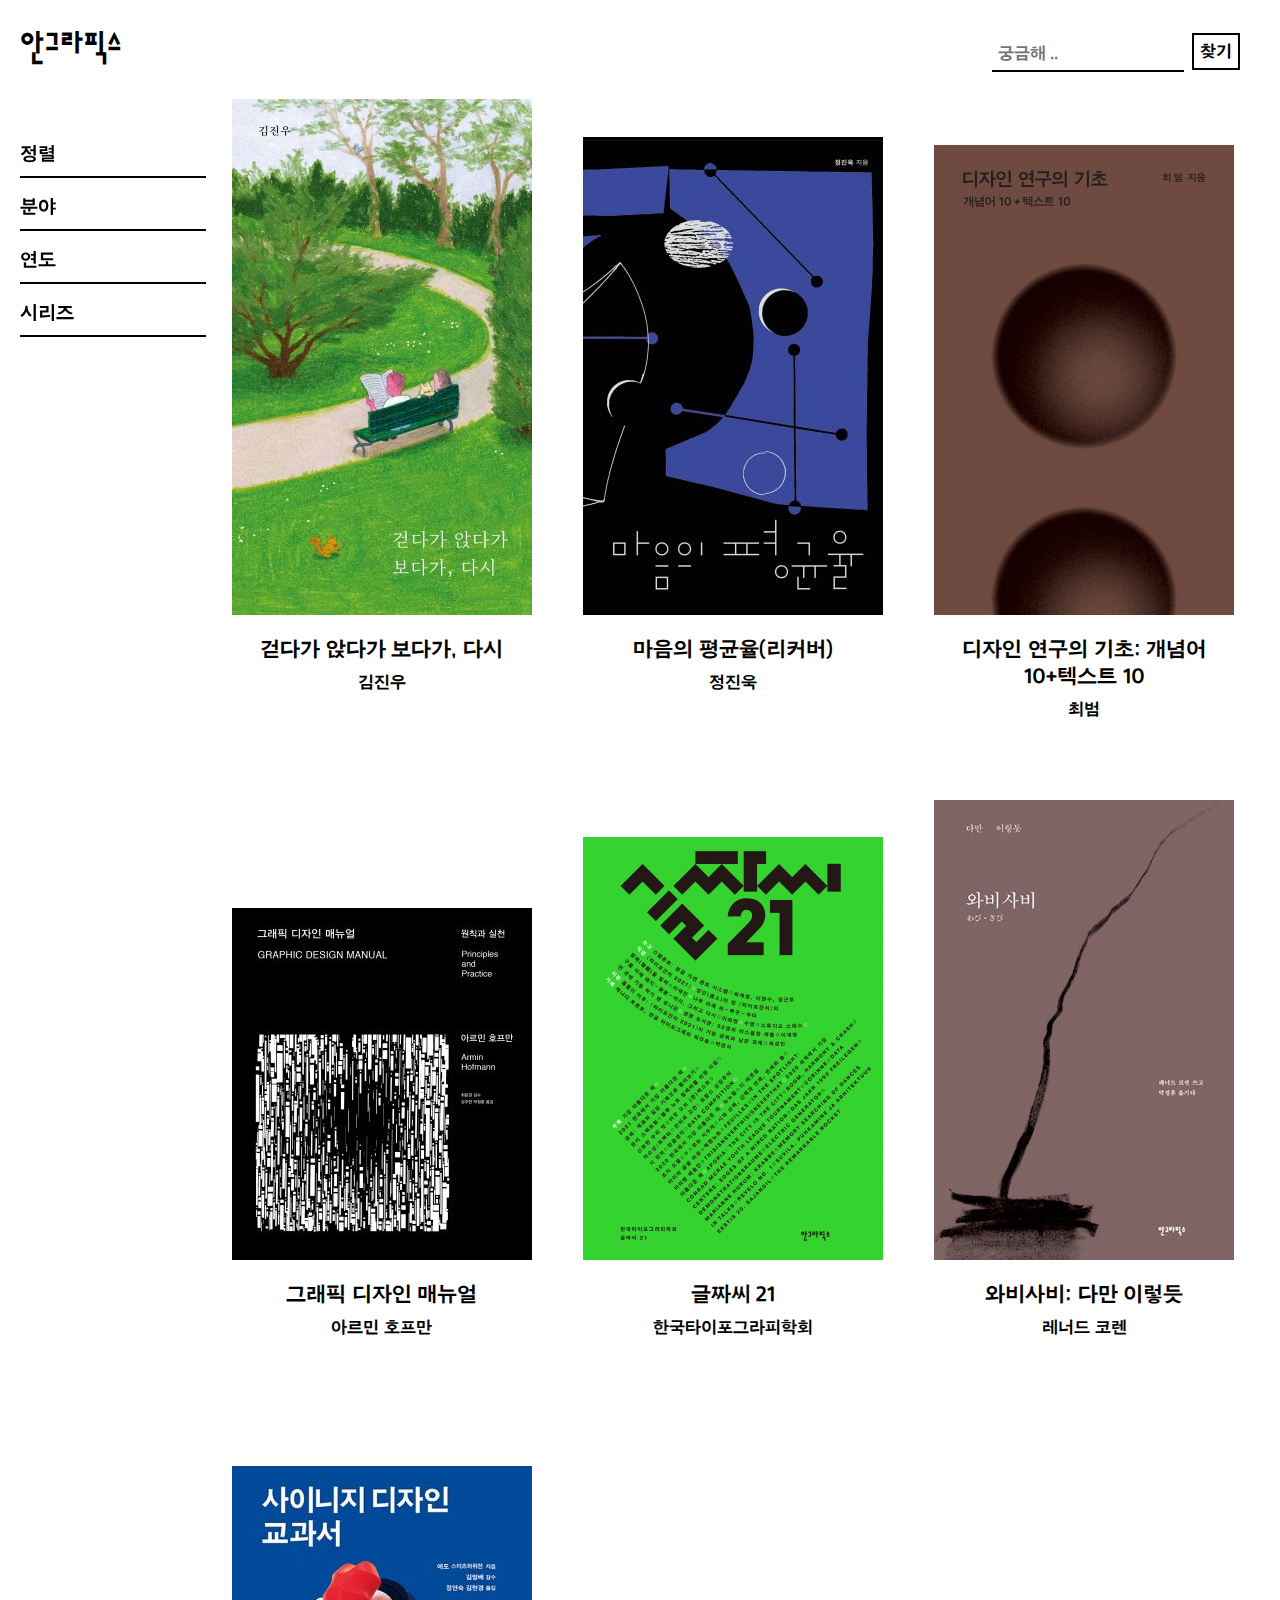
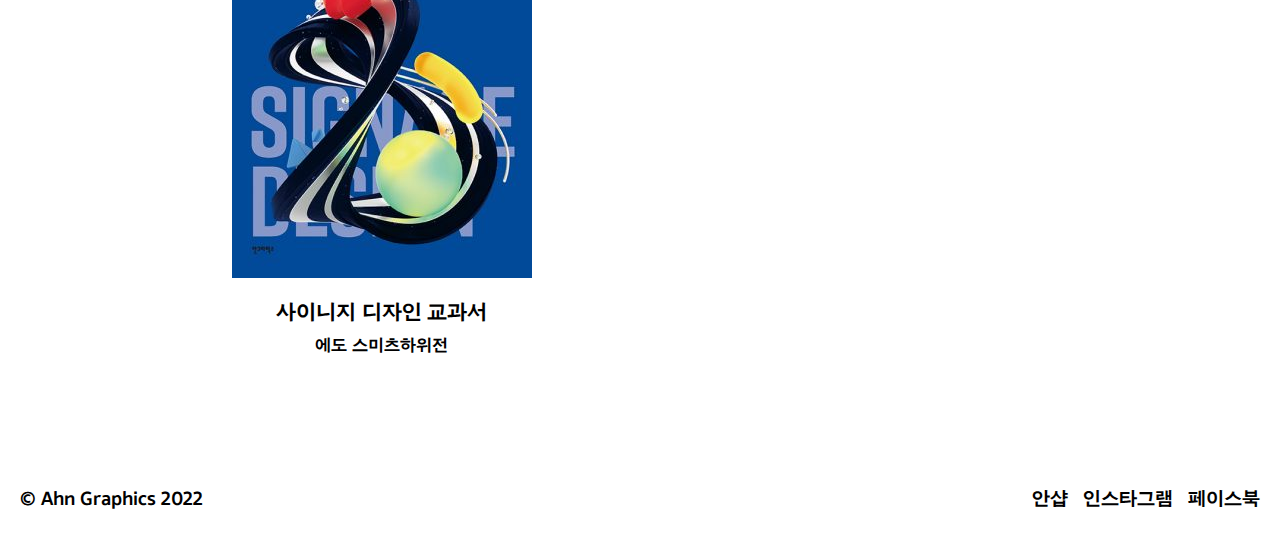
<file: book/index.html>
<!DOCTYPE html>
<html lang="ko">
  <head>
    <meta charset="utf-8">
    <meta name="viewport" content="width=device-width, initial-scale=1">
    <title>안그라픽스 출판</title>
    <meta name="description" content="[Description]">
    <meta name="keywords" content="[Keywords]">
    <meta itemprop="name" content="[Title]">
    <meta itemprop="description" content="[Description]">
    <meta itemprop="image" content="[URL]/assets/images/og-image.jpg">
    <meta property="og:url" content="[URL]">
    <meta property="og:type" content="website">
    <meta property="og:title" content="[Title]">
    <meta property="og:description" content="[Description]">
    <meta property="og:image" content="[URL]/assets/images/og-image.jpg">
    <meta name="twitter:card" content="summary_large_image">
    <meta name="twitter:title" content="[Title]">
    <meta name="twitter:description" content="[Description]">
    <meta name="twitter:image" content="[URL]/assets/images/og-image.jpg">
    <link rel="shortcut icon" href="img/favicon.ico">
    <link rel="icon" href="img/favicon.png">
    <link rel="stylesheet" href="css/style.css">
    <link rel="stylesheet" href="css/font.css">
    <link href="https://fonts.googleapis.com/css2?family=Noto+Sans+KR:wght@700&display=swap" rel="stylesheet">
    <script src="js/jquery.min.js"></script>
    <script src="js/script.js"></script>
  </head>
  <body>


    <div class="content">
    <nav>
      <span class="fold"></span>
      <div class="logo">
        <a href="#">안그라픽스</a>
      </div>
      <div class="search-container">
        <form>
          <input type="text" placeholder="궁금해 .." name="search">
          <button type="submit">찾기</button>
        </form>
      </div>
    </nav>

    <div class="section">
      <div class="left">

        <ul id="list" class="accordion">
          <li id="select-1">
            <p>정렬</p>
            <div class="list-area">
              <ul>
              <li>출간일순</li>
              <li>제목순</li>
              <li>판매순</li>
            </ul>
            </div>
          </li>
            <li id="select-2">
              <p>분야</p>
              <div class="list-area">
                <ul>
                <li>타이포그래피</li>
                <li>디자인</li>
                <li>건축</li>
                <li>브랜딩/비즈니스</li>
                <li>크리에이티브</li>
                <li>라이프스타일</li>
                <li>예술</li>
                <li>교재</li>
                </ul>
              </div>
            </li>
            <li id="select-3">
              <p>연도</p>
              <div class="list-area">
                <ul>
                <li>2022</li>
                <li>2021</li>
                <li>2020</li>
                <li>2019</li>
                <li>2018</li>
              </ul>
              </div>
            </li>
            <li id="select-4">
              <p>시리즈</p>
              <div class="list-area">
                <ul>
                <li>A</li>
                <li>C</li>
                <li>G</li>
                <li>디자인 교과서</li>
                <li>건축강의</li>
                <li>글짜씨</li>
                <li>기초조형</li>
                <li>디자인여행</li>
                <li>시작시리즈</li>
                <li>지.시.시리즈</li>
                <li>최범 디자인 평론집</li>
                <li>컬러링 투데이</li>
                <li>프로그램 매뉴얼</li>
                <li>바바 프로젝트</li>
                <li>글꼴보기집</li>
              </ul>
              </div>
            </li>
          </ul>
        </div>

      <div class="right">
        <a href="b.html"><div class="book">
          <div class="book-img"><img src="img/kim.jpg" alt="걷다가 앉다가 보다가, 다시"></div>
            <div class="book-title">걷다가 앉다가 보다가, 다시</div>
            <div class="book-writer">김진우</div>
        </div></a>
        <a href="a.html"><div class="book">
          <div class="book-img"><img src="img/jung.jpg" alt="마음의 평균율(리커버)"></div>
            <div class="book-title">마음의 평균율(리커버)</div>
            <div class="book-writer">정진욱</div>
        </div></a>
        <div class="book">
          <div class="book-img"><img src="img/10.jpg" alt="디자인 연구의 기초: 개념어 10+텍스트 10"></div>
            <div class="book-title">디자인 연구의 기초: 개념어 10+텍스트 10</div>
            <div class="book-writer">최범</div>
        </div>
        <div class="book">
          <div class="book-img"><img src="img/Graphic Design Manual.jpg" alt="Graphic Design Manual"></div>
            <div class="book-title">그래픽 디자인 매뉴얼</div>
            <div class="book-writer">아르민 호프만</div>
        </div>
        <div class="book">
          <div class="book-img"><img src="img/LetterSeed.png" alt="LetterSeed 21"></div>
            <div class="book-title">글짜씨 21</div>
            <div class="book-writer">한국타이포그라피학회</div>
        </div>
        <div class="book">
          <div class="book-img"><img src="img/Wabi-Sabi.jpg" alt="Wabi-Sabi"></div>
            <div class="book-title">와비사비: 다만 이렇듯</div>
            <div class="book-writer">레너드 코렌</div>
        </div>
        <div class="book">
          <div class="book-img"><img src="img/Signage.jpg" alt="Signage Design Manual"></div>
            <div class="book-title">사이니지 디자인 교과서</div>
            <div class="book-writer">에도 스미츠하위전</div>
        </div>
      </div>
    </div>


  </div>

  <footer>
    <div class="left">© Ahn Graphics 2022</div>
    <div class="right">
      <ul>
        <li><a href="#" style="margin-right: 15px;">안샵</a></li>
        <li><a href="#" style="margin-right: 15px;">인스타그램</a></li>
        <li><a href="#">페이스북</a></li>
      </ul>
    </div>
  </footer>

  </body>
</html>
</file>
<file: book/css/style.css>
html,
body,
p,
ol,
ul,
li,
dl,
dt,
dd,
blockquote,
figure,
fieldset,
legend,
textarea,
pre,
iframe,
hr,
h1,
h2,
h3,
h4,
h5,
h6 {
  margin: 0;
  padding: 0;
}

h1,
h2,
h3,
h4,
h5,
h6 {
  font-size: 100%;
  font-weight: normal;
}

ul {
  list-style: none;
}

body {
  padding: 10px 20px;
  max-width: 2200px;
  font-family: 'ag-choi', sans-serif;
  font-size: 18px;
  word-break: keep-all;
  margin: auto;
  position: relative;
}
nav {
  display: flex;
  justify-content: space-between;
  font-family: 'ahn-bold';
  font-size: 35px;
  padding: 15px 0;
}
a {
  text-decoration: none;
  color: #000;
}
nav ul {
  display: flex;
}
nav input[type=text] {
  width: 180px;
  padding: 6px;
  margin: 8px;
  font-family: 'ag-choi';
  font-size: 16px;
  border: 0;
  border-bottom: 2px solid;
}
nav .search-container button {
  float: right;
  padding: 6px;
  margin: 8px 0;
  background: #fff;
  font-family: 'ag-choi';
  font-size: 16px;
  border: 2px solid;
  cursor: pointer;
}
form {
  margin-right: 20px;
}

.section {
  width: 100%;
  display: flex;
}

.left {
  width: 15%;
  max-width: 240px;
  margin-top: 30px;
}
.left ul {
  position: -webkit-sticky;
  position: sticky;
  top: 30px;
}
.left li {
  border-bottom: 2px solid;
  margin: 8px 0;
  padding: 8px 0 10px;
  font-size: 18px;
}
#list {
  cursor: pointer;
}
.list-area {
  text-align: right;
}
.list-area li {
  font-size: 16px;
}
.list-area li::before {
  content: "– ";
}
.list-area li:first-child {
  padding-top: 16px;
  border-top: 2px solid;
}
.list-area li:last-child {
	border-bottom: none;
  padding-bottom: 0;
  margin-bottom: 0;
}

.right {
  width: 85%;
  display: grid;
  grid-template-columns: repeat(3, 1fr);
}
.book {
  margin: 20px;
  text-align: center;
}
.book-img {
  height: 500px;
  width: auto;
  display: flex;
  justify-content: center;
  align-items: flex-end;
  padding-bottom: 20px;
}
.book-title {
  font-size: 20px;
  padding-bottom: 10px;
}
.book-writer {
  font-size: 16px;
}

.center {
  width: 35%;
  padding: 30px;
}

.center div {
  align-items: flex-start;
  position: -webkit-sticky;
  position: sticky;
  top: 30px;
}

.info {
  width: 50%;
  padding: 30px;
}
.summary {
  display: inline-block;
  margin: 30px 0;
  border-bottom: 2px solid;
}

.book-text {
  margin-top: 30px;
  font-size: 18px;
  line-height: 1.8;
  max-width: 770px;
}
.line {
  display: block;
  width: 100%;
  border-top: 2px solid #ddd;
  margin: 50px 0;
}
.name {
  padding-bottom: 10px;
}


footer {
  display: flex;
  margin: 80px 0 15px;
}
footer ul {
  display: flex;
}
footer .right {
  margin-top: 30px;
  display: flex;
  justify-content: flex-end;
}


nav:hover .fold {
  border-width: 0px 50px 50px 0px;
}
.fold {
   width: 0px;
   height: 0px;
   position: absolute;
   top: -4px;
   right: -4px;
   border-width: 0;
   border-style: solid;
   background: #ccc;
   display:block;
   /*border-radius:3px 0 0 0;*/
   border-color:transparent #fff transparent #fff;

   -webkit-transition: border-width 0.2s ease-out;
   -moz-transition: border-width 0.2s ease-out;
   -ms-transition: border-width 0.2s ease-out;
   -o-transition: border-width 0.2s ease-out;
   transition: border-width 0.2s ease-out;
}
</file>
<file: book/css/font.css>
@font-face {
    font-family: 'ahn-bold';
    src: url('../font/ahn-bold.woff') format('woff'); /* Modern Browsers */

    font-style: normal;
    font-weight: normal;
    text-rendering: optimizeLegibility;
}

@font-face {
    font-family: 'ag-choi';
    src: url('../font/ag-choi.woff') format('woff'); /* Modern Browsers */

    font-style: normal;
    font-weight: normal;
    text-rendering: optimizeLegibility;
}

@import url('https://cdn.jsdelivr.net/gh/orioncactus/pretendard/dist/web/static/pretendard.css');
</file>
